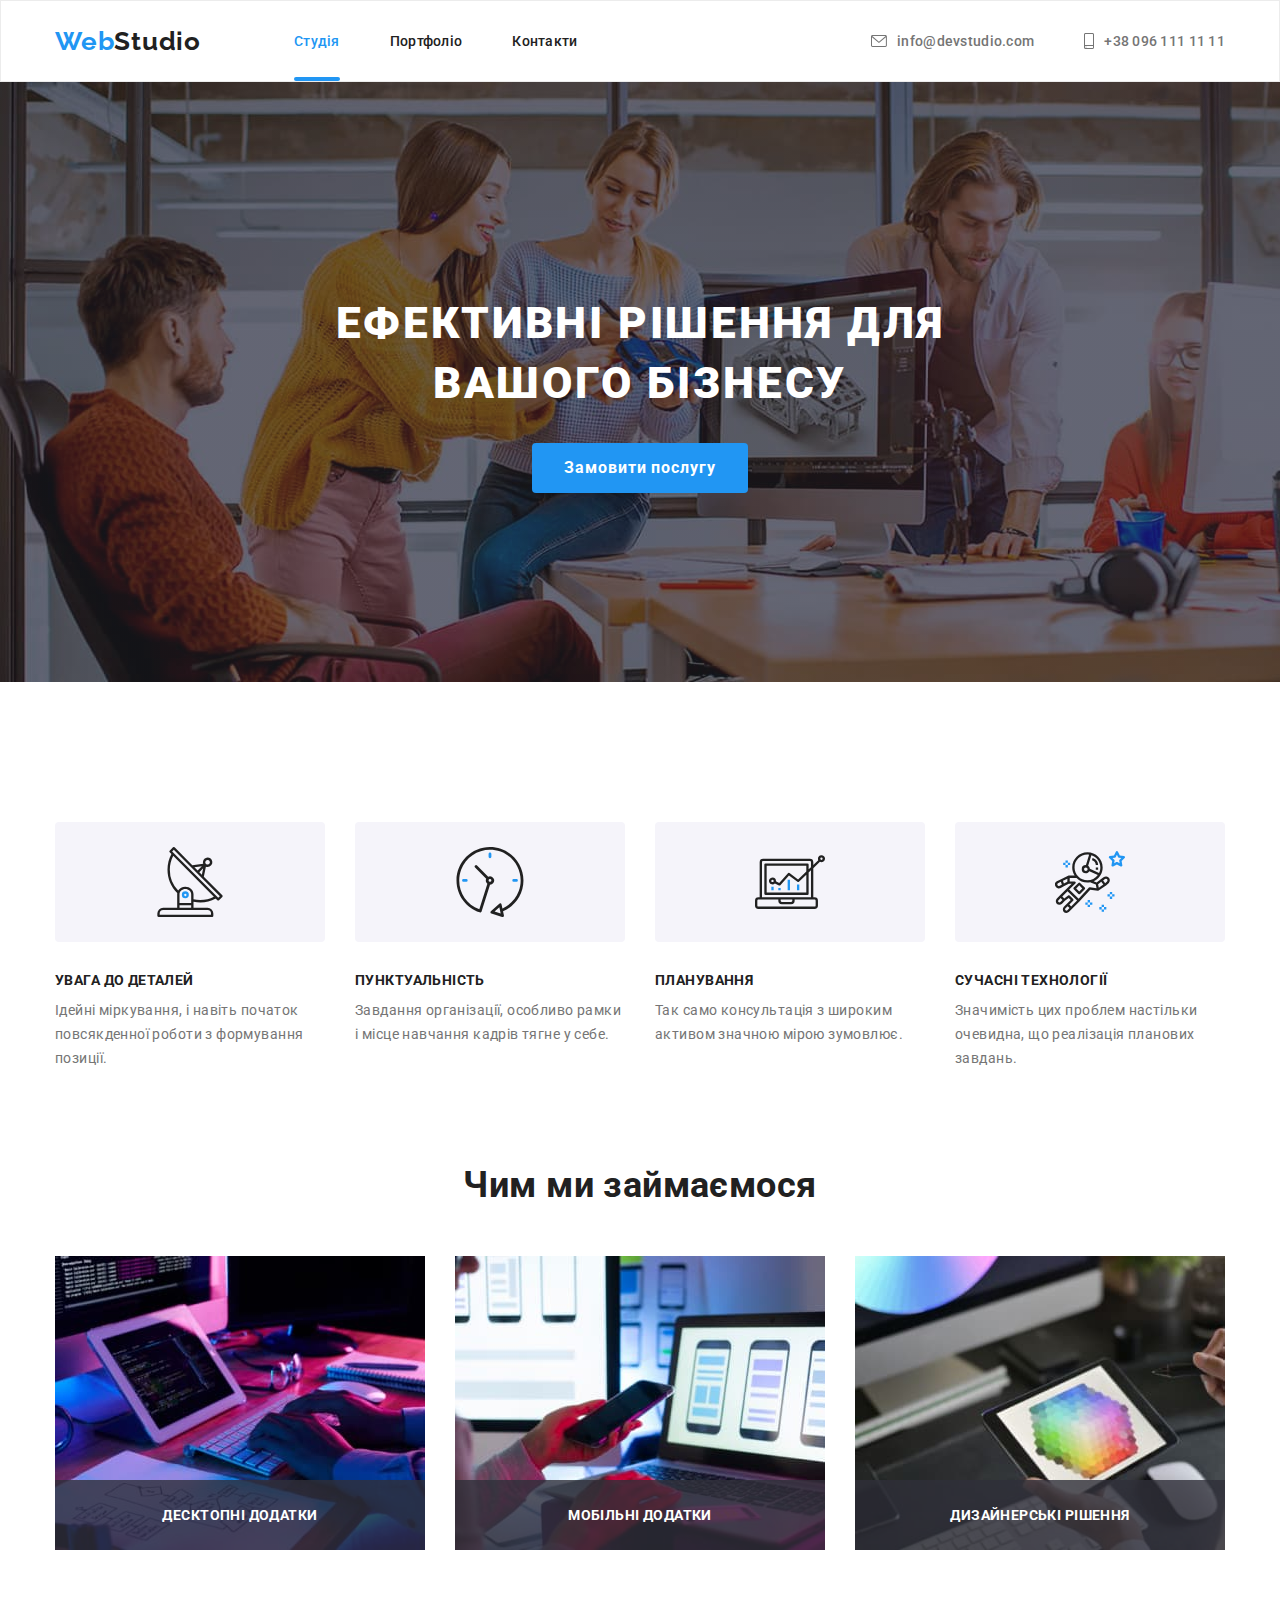
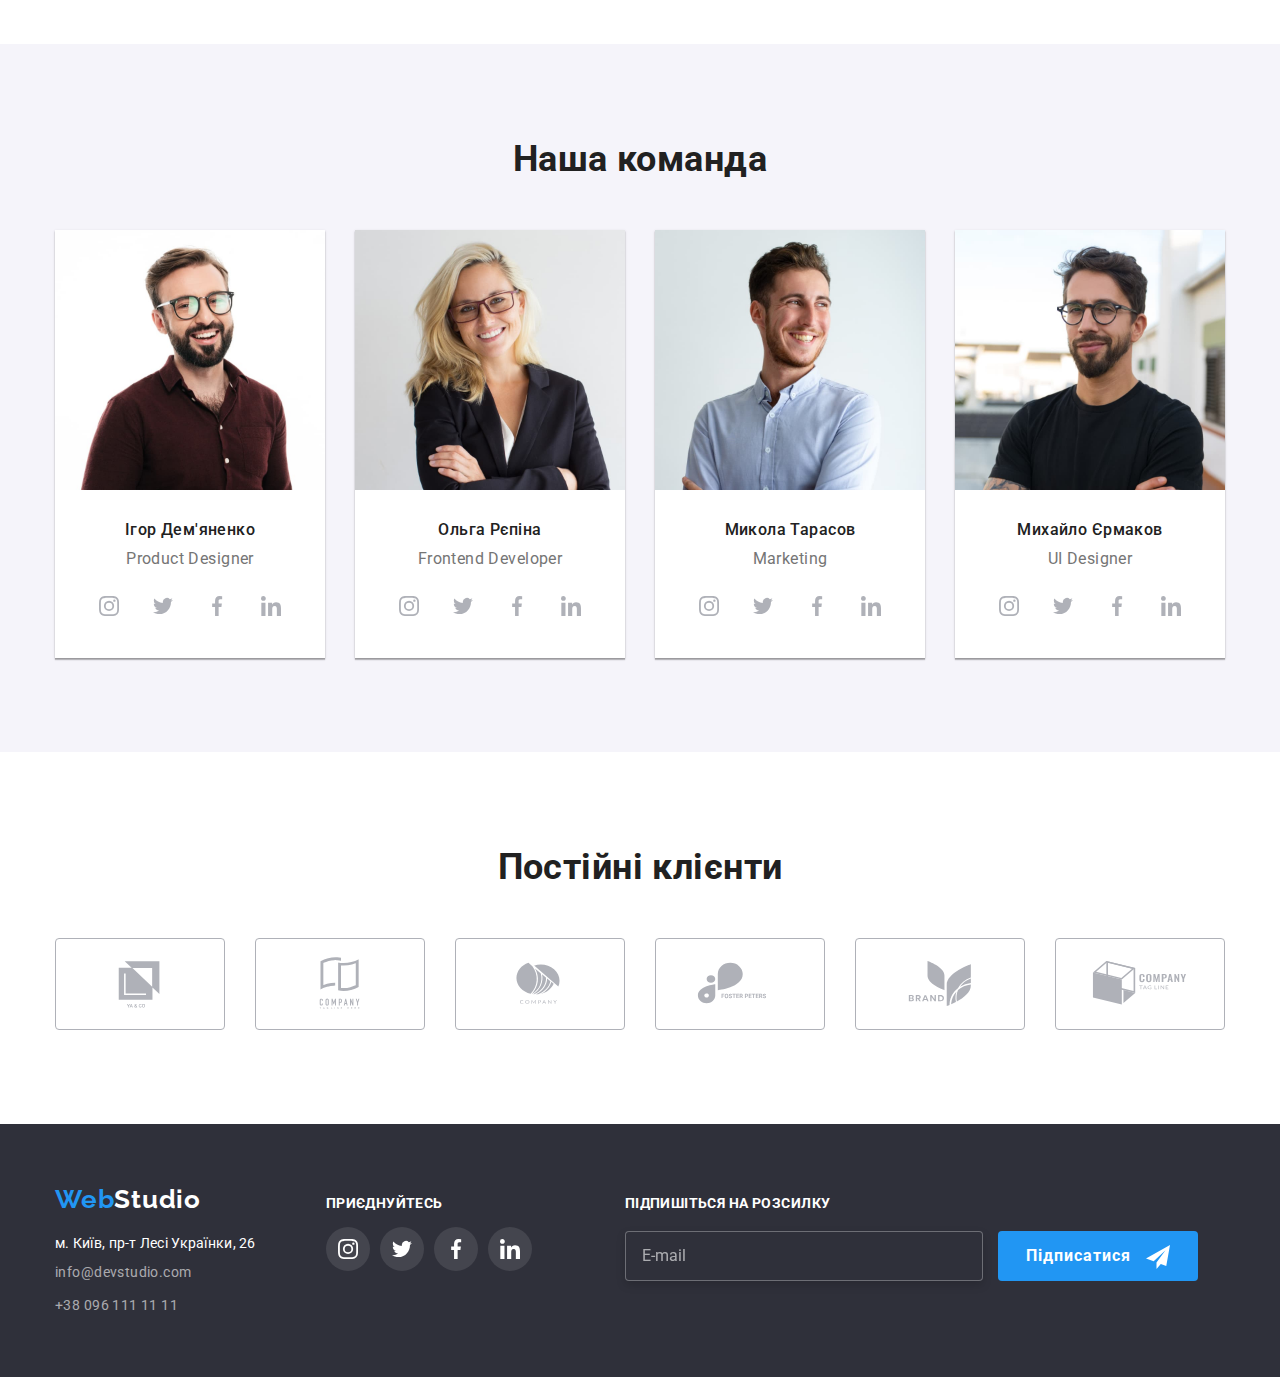
<file: index.html>
<!DOCTYPE html>
<html lang="uk">
  <head>
    <meta charset="UTF-8" />
    <meta http-equiv="X-UA-Compatible" content="IE=edge" />
    <meta name="viewport" content="width=device-width, initial-scale=1.0" />
    <title>Homework6</title>
    <link
      href="https://cdnjs.cloudflare.com/ajax/libs/modern-normalize/1.1.0/modern-normalize.min.css"
      rel="stylesheet"
    />
    <link
      href="https://fonts.googleapis.com/css2?family=Raleway:wght@700&family=Roboto:wght@400;500;700;900&display=swap"
      rel="stylesheet"
    />
    <link rel="stylesheet" href="./css/styles.css" />
  </head>
  <body>
    <header class="top-header">
      <div class="container row">
        <a class="logo" href="#"><span class="blue">Web</span>Studio</a>
        <nav>
          <ul class="list">
            <li class="list-item"><a class="list-link current" href="./index.html">Студія</a></li>
            <li class="list-item"><a class="list-link" href="./portfolio.html">Портфоліо</a></li>
            <li class="list-item"><a class="list-link" href="#">Контакти</a></li>
          </ul>
        </nav>
        <ul class="contacts">
          <li class="contacts-item">
            <a class="contacts-link" href="mailto:info@devstudio.com"
              ><svg class="mail-icon">
                <use href="./images/svg/icons.svg#envelope"></use></svg
              >info@devstudio.com</a
            >
          </li>
          <li class="contacts-item">
            <a class="contacts-link" href="tel:+380961111111"
              ><svg class="smartphone-icon">
                <use href="./images/svg/icons.svg#smartphone"></use></svg
              >+38 096 111 11 11</a
            >
          </li>
        </ul>
      </div>
    </header>
    <main>
      <section class="section header-section">
        <div class="container">
          <h1 class="header">Ефективні рішення для вашого бізнесу</h1>
          <button class="order-btn" type="button" data-modal-open>Замовити послугу</button>
        </div>
        <div class="backdrop is-hidden" data-modal>
          <div class="modal">
            <button class="modal-btn" data-modal-close>
              <svg class="modal-btn-icon" width="18" height="18">
                <use href="./images/svg/icons.svg#close-black-18dp"></use>
              </svg>
            </button>
            <form class="registration-form" name="registration-form">
              <strong class="registration-text">Залиште свої дані, ми вам передзвонимо</strong>
              <div class="registration-form-group" role="group">
                <label class="registration-form-field">
                  <span class="registration-form-label">Ім'я</span>
                  <input class="registration-form-input" type="text" name="data" />
                  <svg class="registration-form-icon" width="18" height="18">
                    <use href="./images/svg/icons.svg#person-black"></use>
                  </svg>
                </label>
                <label class="registration-form-field">
                  <span class="registration-form-label">Телефон</span>
                  <input class="registration-form-input" type="tel" name="data" />
                  <svg class="registration-form-icon" width="18" height="18">
                    <use href="./images/svg/icons.svg#phone-black"></use>
                  </svg>
                </label>
                <label class="registration-form-field">
                  <span class="registration-form-label">Пошта</span>
                  <input class="registration-form-input" type="email" name="data" />
                  <svg class="registration-form-icon" width="18" height="18">
                    <use href="./images/svg/icons.svg#email-black"></use>
                  </svg>
                </label>
                <label class="registration-field">
                  <span class="registration-form-label">Коментар</span>
                  <textarea
                    class="registration-comment"
                    name="comment"
                    rows="5"
                    placeholder="Введіть текст"
                  ></textarea>
                </label>
              </div>
              <label class="registration-agreement">
                <input
                  class="registration-checkbox visually-hidden"
                  type="checkbox"
                  name="agreement"
                />
                <svg class="register-checkbox-icon" width="16" height="15">
                  <use class="icon-checked" href="./images/svg/icons.svg#icon-check"></use>
                  <use class="icon-unchecked" href="./images/svg/icons.svg#icon-unchecked"></use>
                </svg>
                <span class="registration-agreement-label"
                  >Погоджуюся з розсилкою та приймаю
                  <a class="registration-link" href="#" target="_blank"> Умови договору</a></span
                >
              </label>
              <button class="order-btn registration-btn" type="submit">Відправити</button>
            </form>
          </div>
        </div>
      </section>
      <section class="section benefits-section">
        <div class="container">
          <h2 class="visually-hidden">Наші особливості</h2>
          <ul class="benefits-list">
            <li class="benefits-item">
              <div class="icon-wraper">
                <svg class="benefits-icon">
                  <use href="./images/svg/icons.svg#antenna"></use>
                </svg>
              </div>
              <h3 class="benefits-header">Увага до деталей</h3>
              <p class="benefits-text">
                Ідейні міркування, і навіть початок повсякденної роботи з формування позиції.
              </p>
            </li>
            <li class="benefits-item">
              <div class="icon-wraper">
                <svg class="benefits-icon">
                  <use href="./images/svg/icons.svg#clock"></use>
                </svg>
              </div>
              <h3 class="benefits-header">Пунктуальність</h3>
              <p class="benefits-text">
                Завдання організації, особливо рамки і місце навчання кадрів тягне у себе.
              </p>
            </li>
            <li class="benefits-item">
              <div class="icon-wraper">
                <svg class="benefits-icon">
                  <use href="./images/svg/icons.svg#diagram"></use>
                </svg>
              </div>
              <h3 class="benefits-header">Планування</h3>
              <p class="benefits-text">
                Так само консультація з широким активом значною мірою зумовлює.
              </p>
            </li>
            <li class="benefits-item">
              <div class="icon-wraper">
                <svg class="benefits-icon">
                  <use href="./images/svg/icons.svg#astronaut"></use>
                </svg>
              </div>
              <h3 class="benefits-header">Сучасні технології</h3>
              <p class="benefits-text">
                Значимість цих проблем настільки очевидна, що реалізація планових завдань.
              </p>
            </li>
          </ul>
        </div>
      </section>
      <section class="description-section">
        <div class="container">
          <h2 class="description-header">Чим ми займаємося</h2>
          <ul class="descr-list">
            <li class="descr-item">
              <p class="descr-text">Десктопні додатки</p>
              <img
                class="descr-img"
                src="./images/jpg/1.jpg"
                alt="Процес розробки"
                width="370"
                height="294"
              />
            </li>
            <li class="descr-item">
              <p class="descr-text">Мобільні додатки</p>
              <img
                class="descr-img"
                src="./images/jpg/2.jpg"
                alt="Процес розробки"
                width="370"
                height="294"
              />
            </li>
            <li class="descr-item">
              <p class="descr-text">Дизайнерські рішення</p>
              <img
                class="descr-img"
                src="./images/jpg/3.jpg"
                alt="Процес розробки"
                width="370"
                height="294"
              />
            </li>
          </ul>
        </div>
      </section>
      <section class="section team-section">
        <div class="container">
          <h2 class="description-header">Наша команда</h2>
          <ul class="team-list">
            <li class="team-item">
              <img
                class="team-img"
                src="./images/jpg/igor.jpg"
                alt="Ігор"
                width="270"
                height="260"
              />
              <div class="team-descr">
                <h3 class="team-member">Ігор Дем'яненко</h3>
                <p class="team-post">Product Designer</p>
                <ul class="social-list">
                  <li class="social-net">
                    <a class="social-link" href="#"
                      ><svg class="social-icon">
                        <use href="./images/svg/icons.svg#instagram"></use></svg
                    ></a>
                  </li>
                  <li class="social-net">
                    <a class="social-link" href="#"
                      ><svg class="social-icon">
                        <use href="./images/svg/icons.svg#twitter"></use></svg
                    ></a>
                  </li>
                  <li class="social-net">
                    <a class="social-link" href="#"
                      ><svg svg class="social-icon">
                        <use href="./images/svg/icons.svg#facebook"></use></svg
                    ></a>
                  </li>
                  <li class="social-net">
                    <a class="social-link" href="#"
                      ><svg svg class="social-icon">
                        <use href="./images/svg/icons.svg#linkedin"></use></svg
                    ></a>
                  </li>
                </ul>
              </div>
            </li>
            <li class="team-item">
              <img
                class="team-img"
                src="./images/jpg/olga.jpg"
                alt="Ольга"
                width="270"
                height="260"
              />
              <div class="team-descr">
                <h3 class="team-member">Ольга Рєпіна</h3>
                <p class="team-post">Frontend Developer</p>
                <ul class="social-list">
                  <li class="social-net">
                    <a class="social-link" href="#"
                      ><svg class="social-icon">
                        <use href="./images/svg/icons.svg#instagram"></use></svg
                    ></a>
                  </li>
                  <li class="social-net">
                    <a class="social-link" href="#"
                      ><svg class="social-icon">
                        <use href="./images/svg/icons.svg#twitter"></use></svg
                    ></a>
                  </li>
                  <li class="social-net">
                    <a class="social-link" href="#"
                      ><svg svg class="social-icon">
                        <use href="./images/svg/icons.svg#facebook"></use></svg
                    ></a>
                  </li>
                  <li class="social-net">
                    <a class="social-link" href="#"
                      ><svg svg class="social-icon">
                        <use href="./images/svg/icons.svg#linkedin"></use></svg
                    ></a>
                  </li>
                </ul>
              </div>
            </li>
            <li class="team-item">
              <img
                class="team-img"
                src="./images/jpg/mykola.jpg"
                alt="Микола"
                width="270"
                height="260"
              />
              <div class="team-descr">
                <h3 class="team-member">Микола Тарасов</h3>
                <p class="team-post">Marketing</p>
                <ul class="social-list">
                  <li class="social-net">
                    <a class="social-link" href="#"
                      ><svg class="social-icon">
                        <use href="./images/svg/icons.svg#instagram"></use></svg
                    ></a>
                  </li>
                  <li class="social-net">
                    <a class="social-link" href="#"
                      ><svg class="social-icon">
                        <use href="./images/svg/icons.svg#twitter"></use></svg
                    ></a>
                  </li>
                  <li class="social-net">
                    <a class="social-link" href="#"
                      ><svg svg class="social-icon">
                        <use href="./images/svg/icons.svg#facebook"></use></svg
                    ></a>
                  </li>
                  <li class="social-net">
                    <a class="social-link" href="#"
                      ><svg svg class="social-icon">
                        <use href="./images/svg/icons.svg#linkedin"></use></svg
                    ></a>
                  </li>
                </ul>
              </div>
            </li>
            <li class="team-item">
              <img
                class="team-img"
                src="./images/jpg/myhailo.jpg"
                alt="Михайло"
                width="270"
                height="260"
              />
              <div class="team-descr">
                <h3 class="team-member">Михайло Єрмаков</h3>
                <p class="team-post">UI Designer</p>
                <ul class="social-list">
                  <li class="social-net">
                    <a class="social-link" href="#"
                      ><svg class="social-icon">
                        <use href="./images/svg/icons.svg#instagram"></use></svg
                    ></a>
                  </li>
                  <li class="social-net">
                    <a class="social-link" href="#"
                      ><svg class="social-icon">
                        <use href="./images/svg/icons.svg#twitter"></use></svg
                    ></a>
                  </li>
                  <li class="social-net">
                    <a class="social-link" href="#"
                      ><svg svg class="social-icon">
                        <use href="./images/svg/icons.svg#facebook"></use></svg
                    ></a>
                  </li>
                  <li class="social-net">
                    <a class="social-link" href="#"
                      ><svg svg class="social-icon">
                        <use href="./images/svg/icons.svg#linkedin"></use></svg
                    ></a>
                  </li>
                </ul>
              </div>
            </li>
          </ul>
        </div>
      </section>
      <section class="section">
        <div class="container">
          <h2 class="description-header">Постійні клієнти</h2>
          <ul class="clients-list">
            <li class="clients-item">
              <a class="clients-link" href="#"
                ><svg svg class="clients-icon">
                  <use href="./images/svg/icons.svg#logo-1"></use></svg
              ></a>
            </li>
            <li class="clients-item">
              <a class="clients-link" href="#"
                ><svg svg class="clients-icon">
                  <use href="./images/svg/icons.svg#logo-2"></use></svg
              ></a>
            </li>
            <li class="clients-item">
              <a class="clients-link" href="#"
                ><svg svg class="clients-icon">
                  <use href="./images/svg/icons.svg#logo-3"></use></svg
              ></a>
            </li>
            <li class="clients-item">
              <a class="clients-link" href="#"
                ><svg svg class="clients-icon">
                  <use href="./images/svg/icons.svg#logo-4"></use></svg
              ></a>
            </li>
            <li class="clients-item">
              <a class="clients-link" href="#"
                ><svg svg class="clients-icon">
                  <use href="./images/svg/icons.svg#logo-5"></use></svg
              ></a>
            </li>
            <li class="clients-item">
              <a class="clients-link" href="#"
                ><svg svg class="clients-icon">
                  <use href="./images/svg/icons.svg#logo-6"></use></svg
              ></a>
            </li>
          </ul>
        </div>
      </section>
    </main>
    <footer class="page-bottom">
      <div class="container row">
        <div class="footer-item">
          <a class="logo white" href="#"><span class="blue">Web</span>Studio</a>
          <address class="footer-address">
            <ul class="contacts block">
              <li class="contacts-item">
                <a
                  class="contacts-link white"
                  href="https://goo.gl/maps/CPtrU1FHBa2aNyZL9"
                  target="_blank"
                  rel="noopener norefferer nofollow"
                  >м. Київ, пр-т Лесі Українки, 26
                </a>
              </li>
              <li class="contacts-item">
                <a class="contacts-link light-grey" href="mailto:info@devstudio.com"
                  >info@devstudio.com
                </a>
              </li>
              <li class="contacts-item">
                <a class="contacts-link light-grey" href="tel:+380961111111">+38 096 111 11 11</a>
              </li>
            </ul>
          </address>
        </div>
        <div class="social-contacts">
          <p class="footer-text">Приєднуйтесь</p>
          <ul class="social-list">
            <li class="social-net">
              <a class="social-link" href="#"
                ><svg class="social-icon">
                  <use href="./images/svg/icons.svg#instagram"></use></svg
              ></a>
            </li>
            <li class="social-net">
              <a class="social-link" href="#"
                ><svg class="social-icon"><use href="./images/svg/icons.svg#twitter"></use></svg
              ></a>
            </li>
            <li class="social-net">
              <a class="social-link" href="#"
                ><svg svg class="social-icon">
                  <use href="./images/svg/icons.svg#facebook"></use></svg
              ></a>
            </li>
            <li class="social-net">
              <a class="social-link" href="#"
                ><svg svg class="social-icon">
                  <use href="./images/svg/icons.svg#linkedin"></use></svg
              ></a>
            </li>
          </ul>
        </div>
        <form class="subscribe-form" name="'subscribe-form">
          <p class="footer-text">Підпишіться на розсилку</p>
          <label class="subscribe-label">
            <input class="subscribe-input" type="email" name="email" placeholder="E-mail" />
          </label>
          <button class="order-btn" type="Submit">
            Підписатися
            <svg svg class="btn-social-icon" width="24" height="24">
              <use href="./images/svg/icons.svg#icon-send"></use>
            </svg>
          </button>
        </form>
      </div>
    </footer>
    <script src="./js/modal.js"></script>
  </body>
</html>
</file>
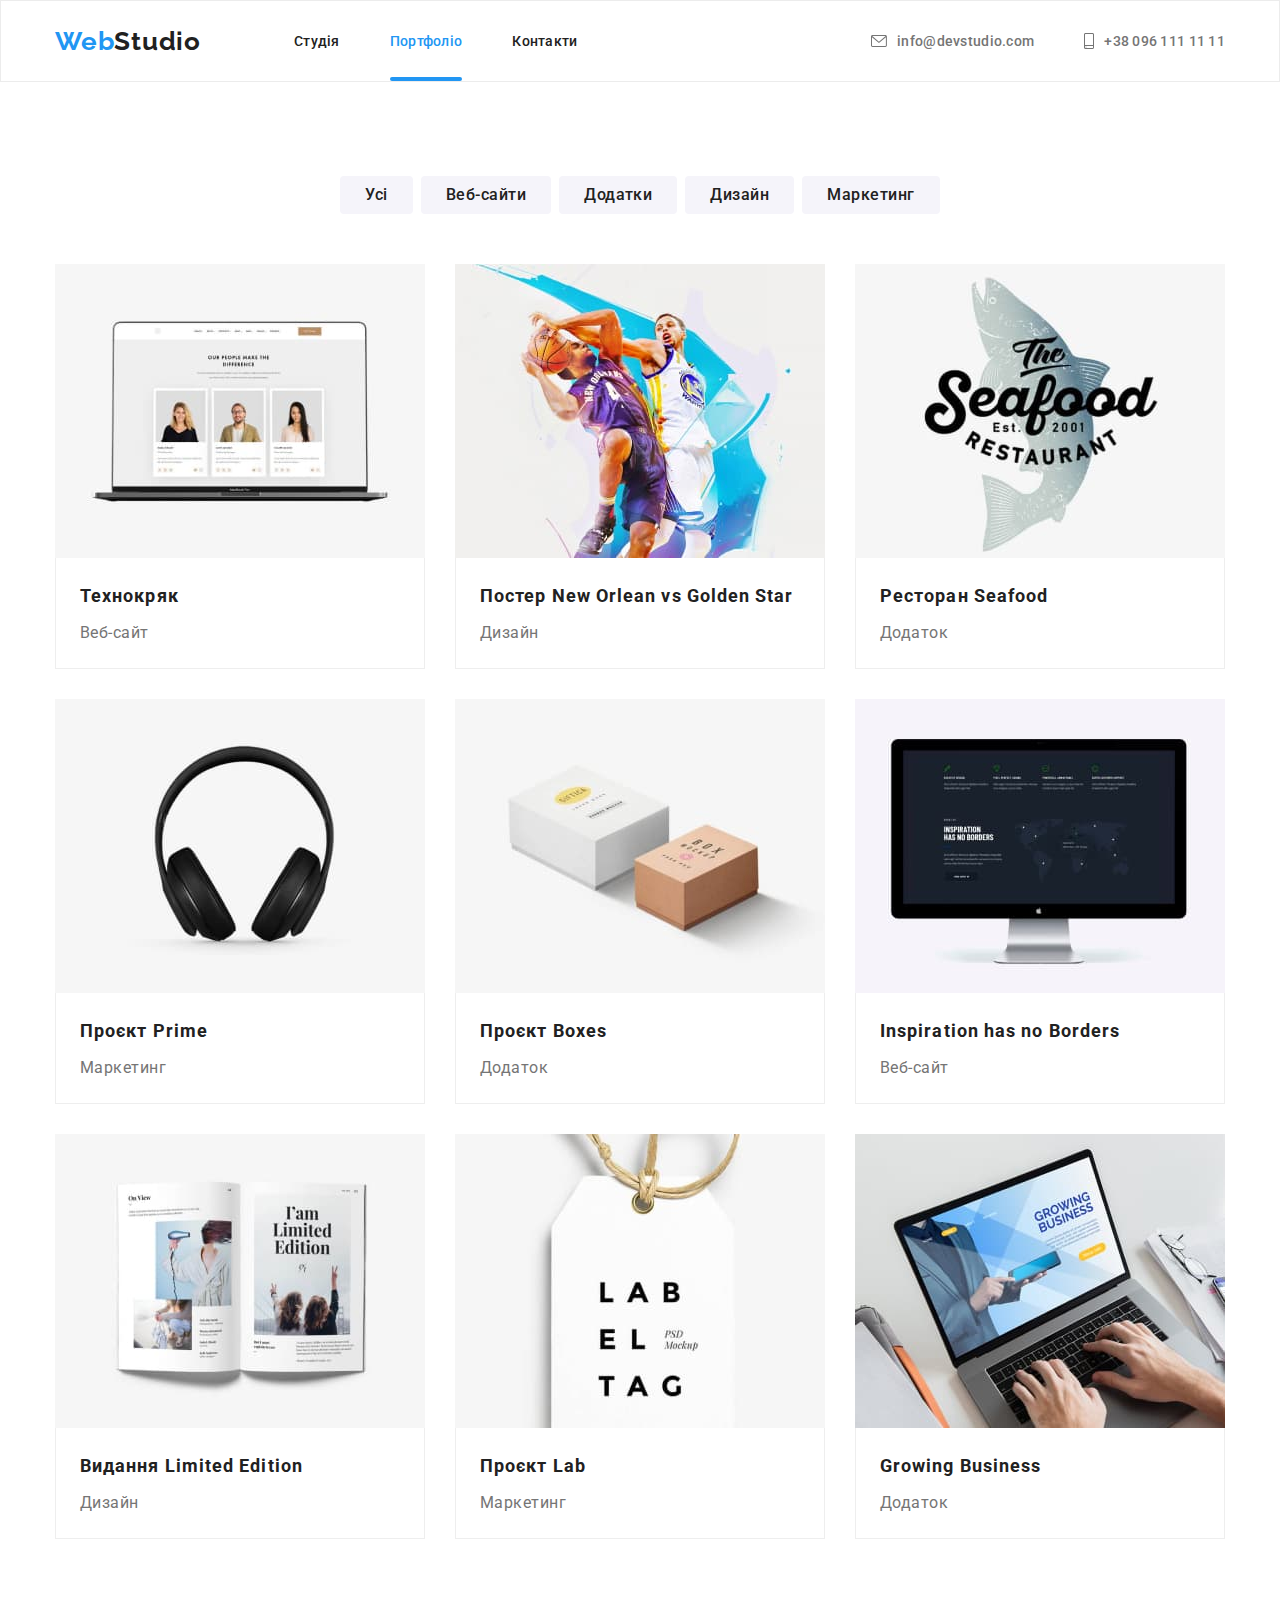
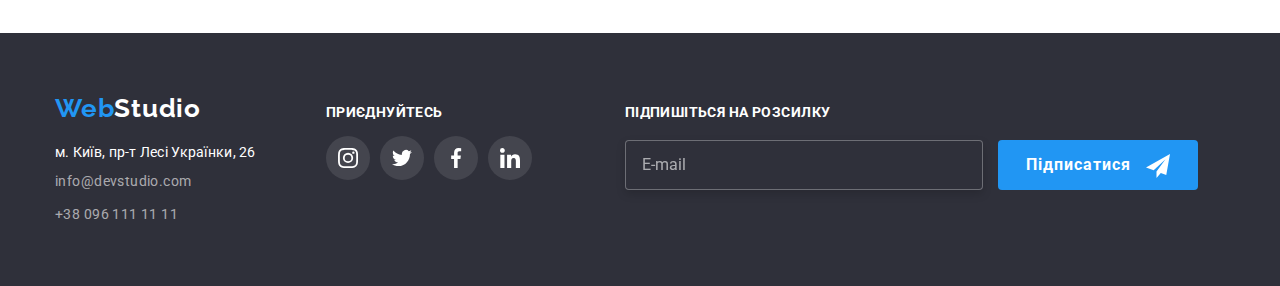
<file: portfolio.html>
<!DOCTYPE html>
<html lang="uk">
  <head>
    <meta charset="UTF-8" />
    <meta http-equiv="X-UA-Compatible" content="IE=edge" />
    <meta name="viewport" content="width=device-width, initial-scale=1.0" />
    <title>Portfolio</title>
    <link
      href="https://cdnjs.cloudflare.com/ajax/libs/modern-normalize/1.1.0/modern-normalize.min.css"
      rel="stylesheet"
    />
    <link
      href="https://fonts.googleapis.com/css2?family=Raleway:wght@700&family=Roboto:wght@400;500;700;900&display=swap"
      rel="stylesheet"
    />
    <link rel="stylesheet" href="./css/styles.css" />
  </head>
  <body>
    <header class="top-header">
      <div class="container row">
        <a class="logo" href="#"><span class="blue">Web</span>Studio</a>
        <nav>
          <ul class="list">
            <li class="list-item"><a class="list-link" href="./index.html">Студія</a></li>
            <li class="list-item">
              <a class="list-link current" href="./portfolio.html">Портфоліо</a>
            </li>
            <li class="list-item"><a class="list-link" href="#">Контакти</a></li>
          </ul>
        </nav>
        <ul class="contacts">
          <li class="contacts-item">
            <a class="contacts-link" href="mailto:info@devstudio.com"
              ><svg class="mail-icon">
                <use href="./images/svg/icons.svg#envelope"></use></svg
              >info@devstudio.com</a
            >
          </li>
          <li class="contacts-item">
            <a class="contacts-link" href="tel:+380961111111"
              ><svg class="smartphone-icon">
                <use href="./images/svg/icons.svg#smartphone"></use></svg
              >+38 096 111 11 11</a
            >
          </li>
        </ul>
      </div>
    </header>
    <main>
      <section class="section main-section">
        <div class="container">
          <h1 class="visually-hidden">Портфоліо</h1>
          <ul class="btn-list">
            <li class="btn-item">
              <button class="btn" type="button">Усі</button>
            </li>
            <li class="btn-item">
              <button class="btn" type="button">Веб-сайти</button>
            </li>
            <li class="btn-item">
              <button class="btn" type="button">Додатки</button>
            </li>
            <li class="btn-item">
              <button class="btn" type="button">Дизайн</button>
            </li>
            <li class="btn-item">
              <button class="btn" type="button">Маркетинг</button>
            </li>
          </ul>
          <ul class="examples">
            <li class="examples-item">
              <a class="examples-link" href="#">
                <div class="examples-wrapper">
                  <img class="examples-img" src="./images/jpg/img-1.jpg" alt="Сторінка компанії" />
                  <div class="examples-overlay">
                    <p class="overlay-text">
                      Ресурс пропонує комплексні пропозиції з різним рівнем функціоналу та сервісів.
                      Все це дозволить відвідувачу отримати вичерпні відомості про компанію чи
                      приватну особу.
                    </p>
                  </div>
                </div>
                <div class="examples-descr">
                  <h2 class="examples-header">Технокряк</h2>
                  <p class="examples-text">Веб-сайт</p>
                </div>
              </a>
            </li>
            <li class="examples-item">
              <a class="examples-link" href="#">
                <div class="examples-wrapper">
                  <img
                    class="examples-img"
                    src="./images/jpg/img-2.jpg"
                    alt="Постер з баскетболістами"
                  />
                  <div class="examples-overlay">
                    <p class="overlay-text">
                      Ресурс пропонує комплексні пропозиції з різним рівнем функціоналу та сервісів.
                      Все це дозволить відвідувачу отримати вичерпні відомості про компанію чи
                      приватну особу.
                    </p>
                  </div>
                </div>
                <div class="examples-descr">
                  <h2 class="examples-header">Постер New Orlean vs Golden Star</h2>
                  <p class="examples-text">Дизайн</p>
                </div>
              </a>
            </li>
            <li class="examples-item">
              <a class="examples-link" href="#">
                <div class="examples-wrapper">
                  <img class="examples-img" src="./images/jpg/img-3.jpg" alt="Логотип ресторану" />
                  <div class="examples-overlay">
                    <p class="overlay-text">
                      Ресурс пропонує комплексні пропозиції з різним рівнем функціоналу та сервісів.
                      Все це дозволить відвідувачу отримати вичерпні відомості про компанію чи
                      приватну особу.
                    </p>
                  </div>
                </div>
                <div class="examples-descr">
                  <h2 class="examples-header">Ресторан Seafood</h2>
                  <p class="examples-text">Додаток</p>
                </div>
              </a>
            </li>
            <li class="examples-item">
              <a class="examples-link" href="#">
                <div class="examples-wrapper">
                  <img class="examples-img" src="./images/jpg/img-4.jpg" alt="Навушники" />
                  <div class="examples-overlay">
                    <p class="overlay-text">
                      Ресурс пропонує комплексні пропозиції з різним рівнем функціоналу та сервісів.
                      Все це дозволить відвідувачу отримати вичерпні відомості про компанію чи
                      приватну особу.
                    </p>
                  </div>
                </div>
                <div class="examples-descr">
                  <h2 class="examples-header">Проєкт Prime</h2>
                  <p class="examples-text">Маркетинг</p>
                </div>
              </a>
            </li>
            <li class="examples-item">
              <a class="examples-link" href="#">
                <div class="examples-wrapper">
                  <img class="examples-img" src="./images/jpg/img-5.jpg" alt="Коробки" />
                  <div class="examples-overlay">
                    <p class="overlay-text">
                      Ресурс пропонує комплексні пропозиції з різним рівнем функціоналу та сервісів.
                      Все це дозволить відвідувачу отримати вичерпні відомості про компанію чи
                      приватну особу.
                    </p>
                  </div>
                </div>
                <div class="examples-descr">
                  <h2 class="examples-header">Проєкт Boxes</h2>
                  <p class="examples-text">Додаток</p>
                </div>
              </a>
            </li>
            <li class="examples-item">
              <a class="examples-link" href="#">
                <div class="examples-wrapper">
                  <img class="examples-img" src="./images/jpg/img-6.jpg" alt="Монітор" />
                  <div class="examples-overlay">
                    <p class="overlay-text">
                      Ресурс пропонує комплексні пропозиції з різним рівнем функціоналу та сервісів.
                      Все це дозволить відвідувачу отримати вичерпні відомості про компанію чи
                      приватну особу.
                    </p>
                  </div>
                </div>
                <div class="examples-descr">
                  <h2 class="examples-header">Inspiration has no Borders</h2>
                  <p class="examples-text">Веб-сайт</p>
                </div>
              </a>
            </li>
            <li class="examples-item">
              <a class="examples-link" href="#">
                <div class="examples-wrapper">
                  <img class="examples-img" src="./images/jpg/img-7.jpg" alt="Книга" />
                  <div class="examples-overlay">
                    <p class="overlay-text">
                      Ресурс пропонує комплексні пропозиції з різним рівнем функціоналу та сервісів.
                      Все це дозволить відвідувачу отримати вичерпні відомості про компанію чи
                      приватну особу.
                    </p>
                  </div>
                </div>
                <div class="examples-descr">
                  <h2 class="examples-header">Видання Limited Edition</h2>
                  <p class="examples-text">Дизайн</p>
                </div>
              </a>
            </li>
            <li class="examples-item">
              <a class="examples-link" href="#">
                <div class="examples-wrapper">
                  <img class="examples-img" src="./images/jpg/img-8.jpg" alt="Бейдж" />
                  <div class="examples-overlay">
                    <p class="overlay-text">
                      Ресурс пропонує комплексні пропозиції з різним рівнем функціоналу та сервісів.
                      Все це дозволить відвідувачу отримати вичерпні відомості про компанію чи
                      приватну особу.
                    </p>
                  </div>
                </div>
                <div class="examples-descr">
                  <h2 class="examples-header">Проєкт Lab</h2>
                  <p class="examples-text">Маркетинг</p>
                </div>
              </a>
            </li>
            <li class="examples-item">
              <a class="examples-link" href="#">
                <div class="examples-wrapper">
                  <img
                    class="examples-img"
                    src="./images/jpg/img-9.jpg"
                    alt="Робота за ноутбуком"
                  />
                  <div class="examples-overlay">
                    <p class="overlay-text">
                      Ресурс пропонує комплексні пропозиції з різним рівнем функціоналу та сервісів.
                      Все це дозволить відвідувачу отримати вичерпні відомості про компанію чи
                      приватну особу.
                    </p>
                  </div>
                </div>
                <div class="examples-descr">
                  <h2 class="examples-header">Growing Business</h2>
                  <p class="examples-text">Додаток</p>
                </div>
              </a>
            </li>
          </ul>
        </div>
      </section>
    </main>
    <footer class="page-bottom">
      <div class="container row">
        <div class="footer-item">
          <a class="logo white" href="#"><span class="blue">Web</span>Studio</a>
          <address class="footer-address">
            <ul class="contacts block">
              <li class="contacts-item">
                <a
                  class="contacts-link white"
                  href="https://goo.gl/maps/CPtrU1FHBa2aNyZL9"
                  target="_blank"
                  rel="noopener norefferer nofollow"
                  >м. Київ, пр-т Лесі Українки, 26
                </a>
              </li>
              <li class="contacts-item">
                <a class="contacts-link light-grey" href="mailto:info@devstudio.com"
                  >info@devstudio.com
                </a>
              </li>
              <li class="contacts-item">
                <a class="contacts-link light-grey" href="tel:+380961111111">+38 096 111 11 11</a>
              </li>
            </ul>
          </address>
        </div>
        <div class="social-contacts">
          <p class="footer-text">Приєднуйтесь</p>
          <ul class="social-list">
            <li class="social-net">
              <a class="social-link" href="#"
                ><svg class="social-icon">
                  <use href="./images/svg/icons.svg#instagram"></use></svg
              ></a>
            </li>
            <li class="social-net">
              <a class="social-link" href="#"
                ><svg class="social-icon"><use href="./images/svg/icons.svg#twitter"></use></svg
              ></a>
            </li>
            <li class="social-net">
              <a class="social-link" href="#"
                ><svg svg class="social-icon">
                  <use href="./images/svg/icons.svg#facebook"></use></svg
              ></a>
            </li>
            <li class="social-net">
              <a class="social-link" href="#"
                ><svg svg class="social-icon">
                  <use href="./images/svg/icons.svg#linkedin"></use></svg
              ></a>
            </li>
          </ul>
        </div>
        <form class="subscribe-form" name="'subscribe-form">
          <p class="footer-text">Підпишіться на розсилку</p>
          <label class="subscribe-label">
            <input class="subscribe-input" type="email" name="email" placeholder="E-mail" />
          </label>
          <button class="order-btn" type="Submit">
            Підписатися
            <svg svg class="btn-social-icon" width="24" height="24">
              <use href="./images/svg/icons.svg#icon-send"></use>
            </svg>
          </button>
        </form>
      </div>
    </footer>
  </body>
</html>
</file>
<file: css/styles.css>
:root {
  /* fonts */
  --main-font: 'Roboto', sans-serif;
  --secondary-font: 'Raleway', sans-serif;

  /*  main repeated colors */
  --main-color: #212121;
  --secondary-color: #757575;
  --text-hover: #2196f3;
  --frequent-white: #ffffff;
  --primary-border-color: #eeeeee;
  --secondary-border-color: #ececec;

  /* background colors */
  --bgc-button-hover: #2196f3;
  --bgc-dark-grey: #2f303a;
  --rare-bgc-color: #f5f4fa;
  --order-btn-hover: #188ce8;
  --bgc-light-grey: #afb1b8;

  /*animation*/
  --animation: 250ms cubic-bezier(0.4, 0, 0.2, 1);
}

h1,
h2,
h3,
h4,
h5,
h6,
p,
ul {
  margin: 0;
  padding: 0;
  box-sizing: border-box;
}

img {
  display: block;
  max-width: 100%;
  height: auto;
}

body {
  color: var(--main-color);
  font-family: var(--main-font);
  font-size: 14px;
  letter-spacing: 0.03em;
}

ul {
  list-style: none;
}

a {
  text-decoration: none;
}

/*modal*/
.backdrop {
  position: fixed;
  top: 0;
  left: 0;
  width: 100%;
  height: 100%;
  background-color: rgba(0, 0, 0, 0.2);
  z-index: 1;
  transition-property: opacity, visibility;
  transition-duration: 500ms;
  transition-timing-function: cubic-bezier(0.4, 0, 0.2, 1);
}

.modal {
  position: absolute;
  top: 50%;
  left: 50%;
  padding: 40px;
  transform: translate(-50%, -50%);
  width: 528px;
  height: 581px;
  background-color: var(--frequent-white);
  border-radius: 4px;
  box-shadow: 0px 1px 3px rgba(0, 0, 0, 0.12), 0px 1px 1px rgba(0, 0, 0, 0.14),
    0px 2px 1px rgba(0, 0, 0, 0.2);
}

.backdrop.is-hidden {
  opacity: 0;
  pointer-events: none;
  visibility: hidden;
}

.modal-btn {
  position: absolute;
  top: 8px;
  right: 8px;
  width: 30px;
  height: 30px;
  border: 1px solid rgba(0, 0, 0, 0.1);
  background-color: var(--frequent-white);
  border-radius: 50%;
  display: flex;
  justify-content: center;
  align-items: center;
  cursor: pointer;
}

.modal-btn {
  transition: fill var(--animation);
}

.modal-btn:hover,
.modal-btn:focus {
  fill: var(--text-hover);
}

/* .registration-form-group {
  margin-bottom: 20px;
} */

.registration-text {
  display: block;
  margin-bottom: 12px;
  text-align: center;
  font-weight: 700;
  font-size: 20px;
  line-height: calc(23 / 20);
  text-align: center;
}

.registration-form-field {
  display: block;
  margin-bottom: 10px;
  position: relative;
}

.registration-form-label {
  display: block;
  text-align: start;
  margin-bottom: 4px;
  font-weight: 400;
  font-size: 12px;
  line-height: calc(14 / 12);
  letter-spacing: 0.01em;
  color: var(--secondary-color);
}

.registration-form-input {
  width: 100%;
  height: 40px;
  padding: 11px 12px 11px 42px;
  border: 1px solid rgba(33, 33, 33, 0.2);
  border-radius: 4px;
  outline: transparent;
  transition: border-color var(--animation);
}

.registration-form-input:hover,
.registration-form-input:focus {
  border-color: var(--text-hover);
  cursor: pointer;
}

.registration-form-icon {
  position: absolute;
  bottom: 11px;
  left: 12px;
  transition: fill var(--animation);
}

.registration-form-input:hover + .registration-form-icon,
.registration-form-input:focus + .registration-form-icon {
  fill: var(--text-hover);
}

.registration-comment {
  width: 100%;
  padding: 12px 16px;
  margin-bottom: 30px;
  border: 1px solid rgba(33, 33, 33, 0.2);
  border-radius: 4px;
  outline: transparent;
  transition: border-color var(--animation);
  resize: none;
}

.registration-comment:hover,
.registration-comment:focus {
  border-color: var(--text-hover);
  cursor: pointer;
}

.registration-comment::placeholder {
  font-size: 12px;
  line-height: calc(14 / 12);
  letter-spacing: 0.01em;
  color: rgba(117, 117, 117, 0.5);
}

.registration-agreement {
  display: flex;
  align-items: center;
  justify-content: center;
}

.registration-agreement-label {
  font-size: 14px;
  line-height: calc(24 / 14);
  color: var(--secondary-color);
  user-select: none;
  margin-left: 8px;
}

.registration-agreement-label a {
  color: var(--text-hover);
  text-decoration: underline;
}

.icon-checked {
  opacity: 0;
  transition: opacity var(--animation);
}

.icon-unchecked {
  opacity: 1;
  transition: opacity var(--animation);
}

.registration-checkbox:checked + .register-checkbox-icon .icon-checked {
  opacity: 1;
}

.registration-checkbox:checked + .register-checkbox-icon .icon-unchecked {
  opacity: 0;
}

.registration-btn {
  margin-top: 30px;
  width: 200px;
  height: 50px;
}

/*studio portfolio common*/

/* header */

.container {
  max-width: 1200px;
  margin-left: auto;
  margin-right: auto;
  padding-left: 15px;
  padding-right: 15px;
}

.section {
  padding-top: 94px;
  padding-bottom: 94px;
}

.row {
  display: flex;
  align-items: center;
}

.list {
  display: flex;
}

.list .list-item {
  margin-right: 50px;
  display: block;
}

.list .list-item:last-child {
  margin-right: 0;
}

.top-header .list-link {
  display: inline-block;
  padding-top: 32px;
  padding-bottom: 32px;
}

.top-header {
  border: 1px solid var(--secondary-border-color);
}

.top-header .contacts {
  display: flex;
  margin-left: auto;
}

.mail-icon {
  display: inline-flex;
  width: 16px;
  height: 16px;
  margin-right: 10px;
}

.smartphone-icon {
  display: flex;
  width: 10px;
  height: 16px;
  margin-right: 10px;
}

.contacts .contacts-item {
  margin-right: 50px;
}

.contacts .contacts-item:last-child {
  margin-right: 0;
}

.top-header .contacts-link {
  display: flex;
  padding-top: 32px;
  padding-bottom: 32px;
}

.logo {
  color: var(--main-color);
  font-family: var(--secondary-font);
  font-weight: 700;
  font-size: 26px;
  line-height: calc(31 / 26);
  letter-spacing: 0.03em;
  margin-right: 93px;
}

.list-link {
  color: var(--main-color);
  font-family: var(--main-font);
  font-weight: 500;
  font-size: 14px;
  line-height: calc(16 / 14);
  letter-spacing: 0.02em;
  position: relative;
  transition: color var(--animation);
}

.list-link:hover,
.list-link:focus {
  color: var(--text-hover);
}

.contacts-link {
  color: var(--secondary-color);
  fill: var(--secondary-color);
  font-family: var(--main-font);
  font-weight: 500;
  font-size: 14px;
  line-height: calc(16 / 14);
  letter-spacing: 0.02em;
  transition: color var(--animation), fill var(--animation);
}

.contacts-link:hover,
.contacts-link:focus {
  color: var(--text-hover);
  fill: var(--text-hover);
}

.list-link.current {
  color: var(--text-hover);
}

.list-link.current::after {
  content: '';
  position: absolute;
  bottom: 0;
  width: 100%;
  display: block;
  height: 4px;
  background-color: var(--text-hover);
  border-radius: 2px;
}

.header-section {
  text-align: center;
  padding-top: 211px;
  padding-bottom: 189px;
  max-width: 1600px;
  height: 600px;
  margin-left: auto;
  margin-right: auto;
  background-color: var(--bgc-dark-grey);
  background-image: linear-gradient(to right, rgba(47, 48, 58, 0.4), rgba(47, 48, 58, 0.4)),
    url(../images/jpg/bgr-img.jpg);
  /* background-image: url(../images/jpg/bgr-img.jpg); */
}

.header {
  color: var(--frequent-white);
  font-weight: 900;
  font-size: 44px;
  line-height: calc(60 / 44);
  letter-spacing: 0.06em;
  text-transform: uppercase;
  width: 700px;
  margin-left: auto;
  margin-right: auto;
  margin-bottom: 30px;
}

.order-btn {
  color: var(--frequent-white);
  background-color: var(--bgc-button-hover);
  cursor: pointer;
  font-family: var(--main-font);
  font-weight: 700;
  font-size: 16px;
  line-height: calc(30 / 16);
  letter-spacing: 0.06em;
  border-radius: 4px;
  padding: 10px 32px;
  border: none;
  transition: background-color var(--animation), box-shadow var(--animation),
    border-radius var(--animation);
}

.order-btn:hover,
.order-btn:focus {
  background-color: var(--order-btn-hover);
  box-shadow: 0px 4px 4px rgba(0, 0, 0, 0.15);
  border-radius: 4px;
}
/* main */

.visually-hidden {
  position: absolute;
  white-space: nowrap;
  width: 1px;
  height: 1px;
  overflow: hidden;
  border: 0;
  padding: 0;
  clip: rect(0 0 0 0);
  clip-path: inset(50%);
  margin: -1px;
}

.benefits-section {
  padding-top: 140px;
  padding-bottom: 94px;
}

.benefits-list {
  display: flex;
}

.icon-wraper {
  display: flex;
  align-items: center;
  justify-content: center;
  width: 270px;
  height: 120px;
  background-color: var(--rare-bgc-color);
  margin-bottom: 30px;
  border-radius: 4px;
}

.benefits-icon {
  display: inline-flex;
  width: 70px;
  height: 70px;
}

.benefits-list .benefits-item:not(:last-child) {
  margin-right: 30px;
}

.benefits-item {
  width: 270px;
}

.benefits-header {
  color: var(--main-color);
  font-weight: 700;
  font-size: 14px;
  line-height: calc(16 / 14);
  text-transform: uppercase;
  margin-bottom: 10px;
}

.benefits-text {
  color: var(--secondary-color);
  line-height: calc(24 / 14);
}

.description-section {
  padding-bottom: 94px;
}

.description-header {
  color: var(--main-color);
  font-weight: 700;
  font-size: 36px;
  line-height: calc(42 / 36);
  text-align: center;
  margin-bottom: 50px;
}

.descr-text {
  display: flex;
  position: absolute;
  bottom: 0;
  font-weight: 700;
  line-height: calc(16 / 14);
  text-transform: uppercase;
  width: 100%;
  height: 70px;
  justify-content: center;
  align-items: center;
  color: var(--frequent-white);
  background-color: rgba(47, 48, 58, 0.8);
}

.descr-list {
  display: flex;
}

.descr-item {
  position: relative;
}

.descr-list .descr-item:not(:last-child) {
  margin-right: 30px;
}

.team-section {
  background-color: var(--rare-bgc-color);
}

.team-list {
  display: flex;
}

.team-list .team-item:not(:last-child) {
  margin-right: 30px;
}

.team-item {
  background-color: var(--frequent-white);
  box-shadow: 0px 1px 3px rgba(0, 0, 0, 0.12), 0px 1px 1px rgba(0, 0, 0, 0.14),
    0px 2px 1px rgba(0, 0, 0, 0.2);
}

.team-descr {
  padding: 30px 32px;
}

.team-member {
  color: var(--main-color);
  font-weight: 500;
  font-size: 16px;
  line-height: calc(19 / 16);
  text-align: center;
  margin-bottom: 10px;
}

.team-post {
  color: var(--secondary-color);
  font-size: 16px;
  line-height: calc(19 / 16);
  text-align: center;
}

.team-icon {
  display: flex;
}

.social-list {
  display: flex;
  justify-content: center;
  margin-top: 16px;
}

.social-icon {
  width: 20px;
  height: 20px;
  fill: var(--bgc-light-grey);
  transition: fill var(--animation);
}

.social-list .social-net:not(:last-child) {
  margin-right: 10px;
}

.social-link {
  display: flex;
  align-items: center;
  justify-content: center;
  width: 44px;
  height: 44px;
  border-radius: 50%;
  transition: background-color var(--animation);
}

.social-link:hover,
.social-link:focus {
  background-color: var(--text-hover);
}

.social-link:hover .social-icon,
.social-link:focus .social-icon {
  fill: var(--frequent-white);
}

.clients-list {
  display: flex;
}

.clients-icon {
  width: 106px;
  height: 60px;
}

.clients-link {
  fill: var(--bgc-light-grey);
  display: flex;
  align-items: center;
  justify-content: center;
  width: 170px;
  height: 92px;
  border: 1px solid var(--bgc-light-grey);
  border-radius: 4px;
  transition: fill var(--animation), border-color var(--animation);
}

.clients-item:not(:last-child) {
  margin-right: 30px;
}

.clients-link:hover,
.clients-link:focus {
  fill: var(--bgc-button-hover);
  border-color: var(--bgc-button-hover);
}

/*footer */

.contacts-link.white {
  font-weight: inherit;
}

.page-bottom {
  background-color: var(--bgc-dark-grey);
  padding-top: 60px;
  padding-bottom: 60px;
}

.page-bottom .row {
  align-items: baseline;
}

.page-bottom .logo {
  display: inline-block;
  margin-bottom: 20px;
  margin-right: 0;
}

.white {
  color: var(--frequent-white);
}

.blue {
  color: var(--text-hover);
}

.page-bottom .contacts-item {
  margin-right: 0px;
}

.page-bottom .contacts-item:not(:last-child) {
  margin-bottom: 9px;
}

.light-grey {
  color: hsla(0, 0%, 100%, 0.6);
  font-weight: 400;
  font-size: 14px;
  line-height: calc(24 / 14);
  letter-spacing: 0.03em;
}

.footer-address {
  font-style: normal;
}

.footer-text {
  color: var(--frequent-white);
  font-weight: 700;
  font-size: 14px;
  line-height: 16px;
  text-transform: uppercase;
}

.footer-item {
  margin-right: 70px;
}

.social-contacts {
  margin-right: 93px;
}

.social-contacts .social-link {
  background-color: rgba(255, 255, 255, 0.1);
}

.social-contacts .social-link .social-icon {
  fill: var(--frequent-white);
}

.social-contacts .social-link:hover,
.social-contacts .social-link:focus {
  background-color: var(--bgc-button-hover);
}

.page-bottom .order-btn {
  padding: 10px 28px;
}

.btn-social-icon {
  vertical-align: middle;
  margin-left: 10px;
}

.subscribe-label {
  margin-right: 12px;
}

.subscribe-input::placeholder {
  font-size: 16px;
  line-height: calc(20 / 16);
  display: flex;
  align-items: center;
  color: rgba(255, 255, 255, 0.6);
}

.subscribe-input {
  display: inline-block;
  height: 50px;
  width: 358px;
  margin-top: 20px;
  padding: 15px 16px;
  border: 1px solid rgba(255, 255, 255, 0.3);
  filter: drop-shadow(0px 4px 4px rgba(0, 0, 0, 0.15));
  border-radius: 4px;
  background-color: var(--bgc-dark-grey);
  color: var(--frequent-white);
}
/*portfolio page only*/

.btn-list {
  display: flex;
  margin-bottom: 50px;
  justify-content: center;
}

.btn-list .btn-item:not(:last-child) {
  margin-right: 8px;
}

.btn {
  color: var(--main-color);
  background-color: var(--rare-bgc-color);
  cursor: pointer;
  font-family: var(--main-font);
  font-weight: 500;
  font-size: 16px;
  line-height: calc(26 / 16);
  text-align: center;
  letter-spacing: 0.03em;
  border-radius: 4px;
  border: none;
  padding: 6px 25px;
  transition: background-color var(--animation), color var(--animation), box-shadow var(--animation);
}

.btn:hover,
.btn:focus {
  background-color: var(--bgc-button-hover);
  color: var(--frequent-white);
  box-shadow: 0px 3px 1px rgba(0, 0, 0, 0.1), 0px 1px 2px rgba(0, 0, 0, 0.08),
    0px 2px 2px rgba(0, 0, 0, 0.12);
}

.examples {
  display: flex;
  flex-wrap: wrap;
}

.examples-link {
  display: block;
  transition: box-shadow var(--animation);
}

.examples-link:hover,
.examples-link:focus {
  box-shadow: 0px 1px 1px rgba(0, 0, 0, 0.12), 0px 4px 4px rgba(0, 0, 0, 0.06),
    1px 4px 6px rgba(0, 0, 0, 0.16);
}

.examples {
  margin-right: -30px;
  margin-bottom: -30px;
}

.examples .examples-item {
  margin-right: 30px;
  margin-bottom: 30px;
}

.examples-header {
  color: var(--main-color);
  font-weight: 700;
  font-size: 18px;
  line-height: calc(36 / 18);
  letter-spacing: 0.06em;
  margin-bottom: 4px;
}

.examples-text {
  color: var(--secondary-color);
  font-size: 16px;
  line-height: calc(30 / 16);
  letter-spacing: 0.03em;
}

.examples-descr {
  padding: 20px 24px;
  border-right: 1px solid var(--primary-border-color);
  border-bottom: 1px solid var(--primary-border-color);
  border-left: 1px solid var(--primary-border-color);
}

.examples-wrapper {
  position: relative;
  overflow: hidden;
}

.examples-overlay {
  position: absolute;
  top: 0;
  left: 0;
  transform: translateY(100%);
  transition: transform var(--animation);
  width: 100%;
  height: 100%;
  padding: 65px 25px 61px 23px;
  background-color: rgba(33, 150, 243, 0.9);
}

.overlay-text {
  font-size: 18px;
  line-height: calc(28 / 18);
  letter-spacing: 0.03em;
  color: var(--frequent-white);
}

.examples-link:hover .examples-overlay,
.examples-link:focus .examples-overlay {
  transform: translateY(0);
}
</file>
